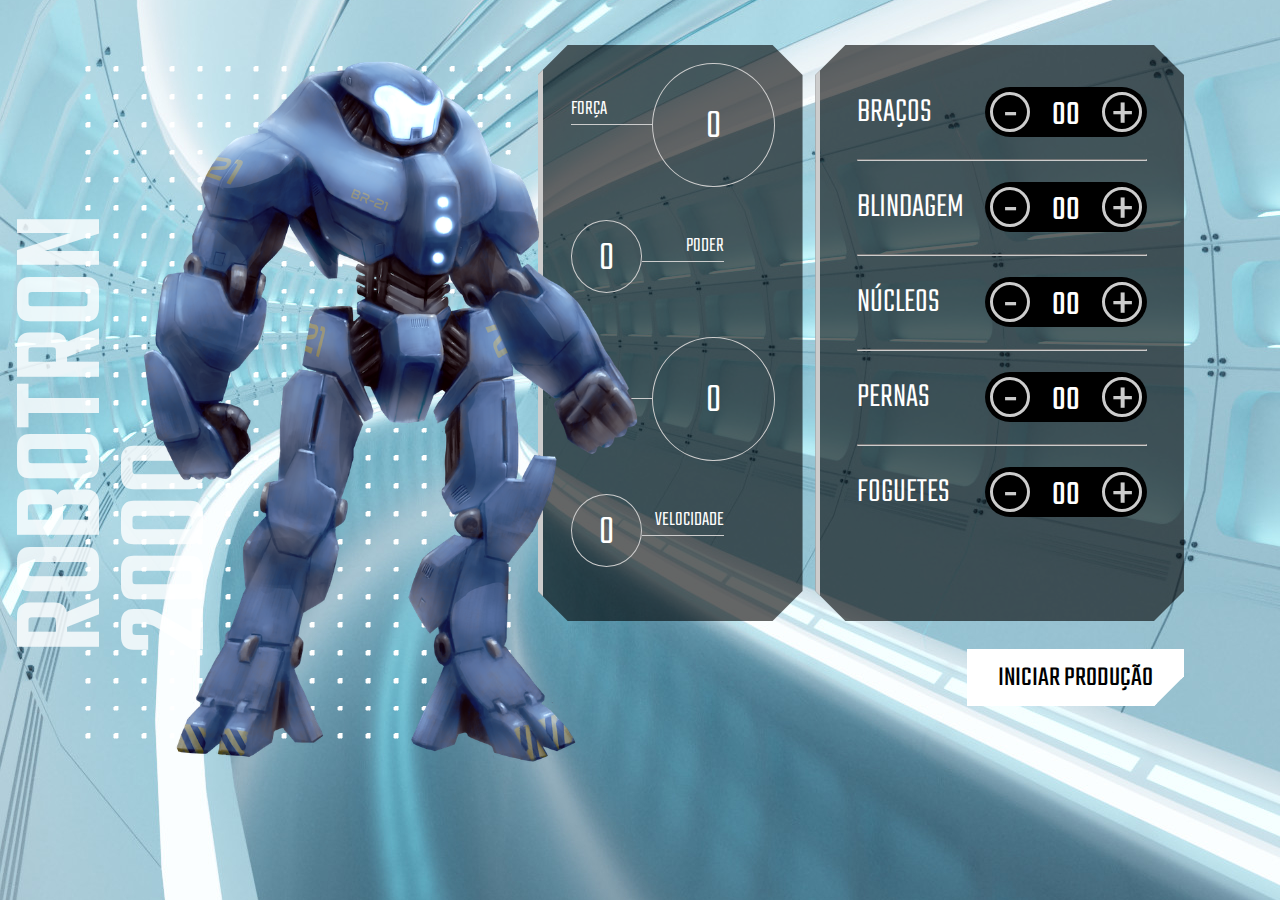
<file: index.html>
<!DOCTYPE html>
<html lang="en">
<head>
    <meta charset="UTF-8">
    <meta http-equiv="X-UA-Compatible" content="IE=edge">
    <meta name="viewport" content="width=device-width, initial-scale=1.0">
    <link rel="shortcut icon" type="image/jpg" href="img/favicon.ico"/>
    <title>Robotron 2000</title>

    <link rel="stylesheet" href="css/style.css">
    <link rel="preconnect" href="https://fonts.googleapis.com">
    <link rel="preconnect" href="https://fonts.gstatic.com" crossorigin>
    <link href="https://fonts.googleapis.com/css2?family=Teko:wght@300;500&display=swap" rel="stylesheet"> 
</head>
<body>
    <main>
        <section class="robotron">
            <img class="robo" src="img/robotron.png" alt="Robotron">
            <figcaption class="titulo">ROBOTRON <br>2000</figcaption>
        </section>

        <section class="box estatisticas">
<!-- <<<<<<< HEAD -->
            <div class="estatistica">
                <p class="estatistica-titulo">Força</p>
                <div class="estatistica-valor">
                    <p class="estatistica-numero" data-estatistica="forca">0</p>
                </div>
            </div>
            <div class="estatistica">
                <p class="estatistica-titulo">Poder</p>
                <div class="estatistica-valor">
                    <p class="estatistica-numero" data-estatistica="poder">0</p>
                </div>
            </div>
            <div class="estatistica">
                <p class="estatistica-titulo">Energia</p>
                <div class="estatistica-valor">
                    <p class="estatistica-numero" data-estatistica="energia">0</p>
                </div>
            </div>
            <div class="estatistica">
                <p class="estatistica-titulo">Velocidade</p>
                <div class="estatistica-valor">
                    <p class="estatistica-numero" data-estatistica="velocidade">0</p>
                </div>
            </div>
        </section>

        <section class="equipamentos">
            <form action="" class="montador">
                <div class="box montador-conteudo">
                    <div class="peca">
                        <label for="" class="peca-titulo">Braços</label>
                        <div class="controle">
                            <buttom class="controle-ajuste" data-controle="-" data-peca="bracos">-</buttom>
                            <input type="text" class="controle-contador" value="00" data-contador>
                            <buttom class="controle-ajuste" data-controle="+" data-peca="bracos">+</buttom>
                        </div>
                    </div>
                    <hr class="linha">
                    <div class="peca">
                        <label for="" class="peca-titulo">Blindagem</label>
                        <div class="controle">
                            <buttom class="controle-ajuste" data-controle="-" data-peca="blindagem">-</buttom>
                            <input type="text" class="controle-contador" value="00" data-contador>
                            <buttom class="controle-ajuste" data-controle="+" data-peca="blindagem">+</buttom>
                        </div>
                    </div>
                    <hr class="linha">
                    <div class="peca">
                        <label for="" class="peca-titulo">Núcleos</label>
                        <div class="controle">
                            <buttom class="controle-ajuste" data-controle="-" data-peca="nucleos">-</buttom>
                            <input type="text" class="controle-contador" value="00" data-contador>
                            <buttom class="controle-ajuste" data-controle="+" data-peca="nucleos">+</buttom>
                        </div>
                    </div>
                    <hr class="linha">
                    <div class="peca">
                        <label for="" class="peca-titulo">Pernas</label>
                        <div class="controle">
                            <buttom class="controle-ajuste" data-controle="-" data-peca="pernas">-</buttom>
                            <input type="text" class="controle-contador" value="00" data-contador>
                            <buttom class="controle-ajuste" data-controle="+" data-peca="pernas">+</buttom>
                        </div>
                    </div>
                    <hr class="linha">
                    <div class="peca">
                        <label for="" class="peca-titulo">Foguetes</label>
                        <div class="controle">
                            <buttom class="controle-ajuste" data-controle="-" data-peca="foguetes">-</buttom>
                            <input type="text" class="controle-contador" value="00" data-contador>
                            <buttom class="controle-ajuste" data-controle="+" data-peca="foguetes">+</buttom>
                        </div>
                    </div>
                </div>
                <input type="submit" value="Iniciar produção" class="producao" id="producao">
            </form>
        </section>
    </main>

    <script src="js/main.js"></script>
</body>
</html>
</file>
<file: css/style.css>
:root {
    --main-cinza: #CCCCCC;
    --main-branco: #FFFFFF;
    --main-preto: #000000;
}

* {
    box-sizing: border-box;
}

body {
    background: url(../img/fundo.jpg);
    background-position: center center;
    background-size: cover cover;
    padding: 0;
    margin: 0;
    font-weight: 300;
}

body, input {
    font-family: 'Teko', sans-serif;
}

main {
    width: 80vw;
    height: 80vh;
    margin: 10vh 8vw 10vh 12vw;
    display: flex;
    gap: 1vw;
}

.robotron {
    background: url(../img/estrutura.png) no-repeat;
    background-position: center center;
    margin: 0;
    flex-basis: 40%;
    position: relative;
}

.robo {
    height: 110%;
    z-index: 1;
    position: absolute;
    left: -20%;
    top: -5%;
}

.titulo {
    transform: rotate(180deg);
    font-weight: 500;
    font-size: 130px;
    position: absolute;
    bottom: 7rem;
    left: -3rem;
    line-height: 0.8;
    writing-mode: vertical-rl;
    text-orientation: mixed;
    color: rgba(255,255,255,0.8)
}

.box {
    background: rgba(0,0,0,0.6);
    clip-path: polygon(calc(100% - 30px) 0, 100% 30px, 100% calc(100% - 30px), calc(100% - 30px) 100%, 30px 100%, 0 calc(100% - 30px), 0 30px, 30px 0);
    border-left: 5px solid var(--main-cinza);
    height: 80%;
}

/****************************** Equipamentos *****/

.equipamentos {
    flex-basis: 32%;
}

.montador {
    height: 100%;;
}

.montador-conteudo {
    padding: 2em 10%;
}

.peca {
    padding: 1em 0;
}

.peca-titulo {
    color: var(--main-branco);
    text-transform: uppercase;
    font-size: 2.5em;
}

.controle {
    background: var(--main-preto);
    border-radius: 25px;
    float: right;
    display: inline-flex;
    padding: 5px;
    align-items: center;
    align-self: flex-end;
}

.controle-contador {
    width: 40px;
    height: 35px;
    background: none;
    border: 0;
    margin: 0 1rem;
    color: var(--main-branco);
    text-align: center;
    font-size: 2.5em;
    display: inline-flex;
    align-items: center;
    padding-top: 8px;
}

.controle-ajuste {
    display: inline-block;
    width: 40px;
    height: 40px;
    line-height: 44px;
    border-radius: 50%;
    color: var(--main-cinza);
    font-size: 4em;
    background: var(--main-preto);
    text-align: center;
    border: 3px solid var(--main-cinza);
    cursor: pointer;
}

.linha {
    border-color: var(--main-cinza);
}

.producao {
    margin-top: 1em;
    font-size: 2em;
    text-transform: uppercase;
    padding: 0.2em 1em;
    float: right;
    border: 3px solid var(--main-branco);
    background: var(--main-branco);
    clip-path: polygon(100% 0, 100% calc(100% - 30px), calc(100% - 30px) 100%, 0 100%, 0 0);
    cursor: pointer;
}

.producao:hover {
    background: var(--main-preto);
    color: var(--main-branco)
}



/****************************** Estatísticas *****/
.estatisticas {
    flex-basis: 23%;
    padding: 2em 2em 0;
}

.estatistica {
    color: var(--main-branco);
    display: flex;
    align-items: flex-start;
    height: 25%;
}

.estatistica-titulo {
    font-size: 1.5em;
    border-bottom: 1px solid var(--main-cinza);
    flex-basis: 40%;
    text-transform: uppercase;
    order: 1
}

.estatistica-valor {
    flex-basis: 60%;
    position: relative;
    margin: 10px 0 0;
    order: 2;
    margin: -10px 0 0;
}

.estatistica-valor::after {
    content: "";
    display: block;
    padding-bottom: 100%;
    border: 1px solid var(--main-cinza);
    border-radius: 50%;
}

.estatistica-numero {
    position: absolute;
    top: 50%;
    transform: translateY(-46%);
    width: 100%;
    line-height: 100%;
    text-align: center;
    font-size: 3em;
    margin: 0;
}

.estatistica:nth-child(2n) .estatistica-titulo {
    order: 2;
    text-align: right;
}

.estatistica:nth-child(2n) .estatistica-valor {
    order: 1;
    flex-basis: 35%;
    margin: 10px 0 0;
}

@media screen and (max-width: 1600px) {
    body { 
        font-size: 14px;
    }
    main {
        width: 90vw;
        height: 80vh;
        margin: 5vh auto;
    }
}

@media screen and (max-width: 1200px) {
    body { 
        font-size: 13px;
    }

    main {
        width: 96vw;
        height: 80vh;
        margin: 10vh auto;
    }
}
</file>
